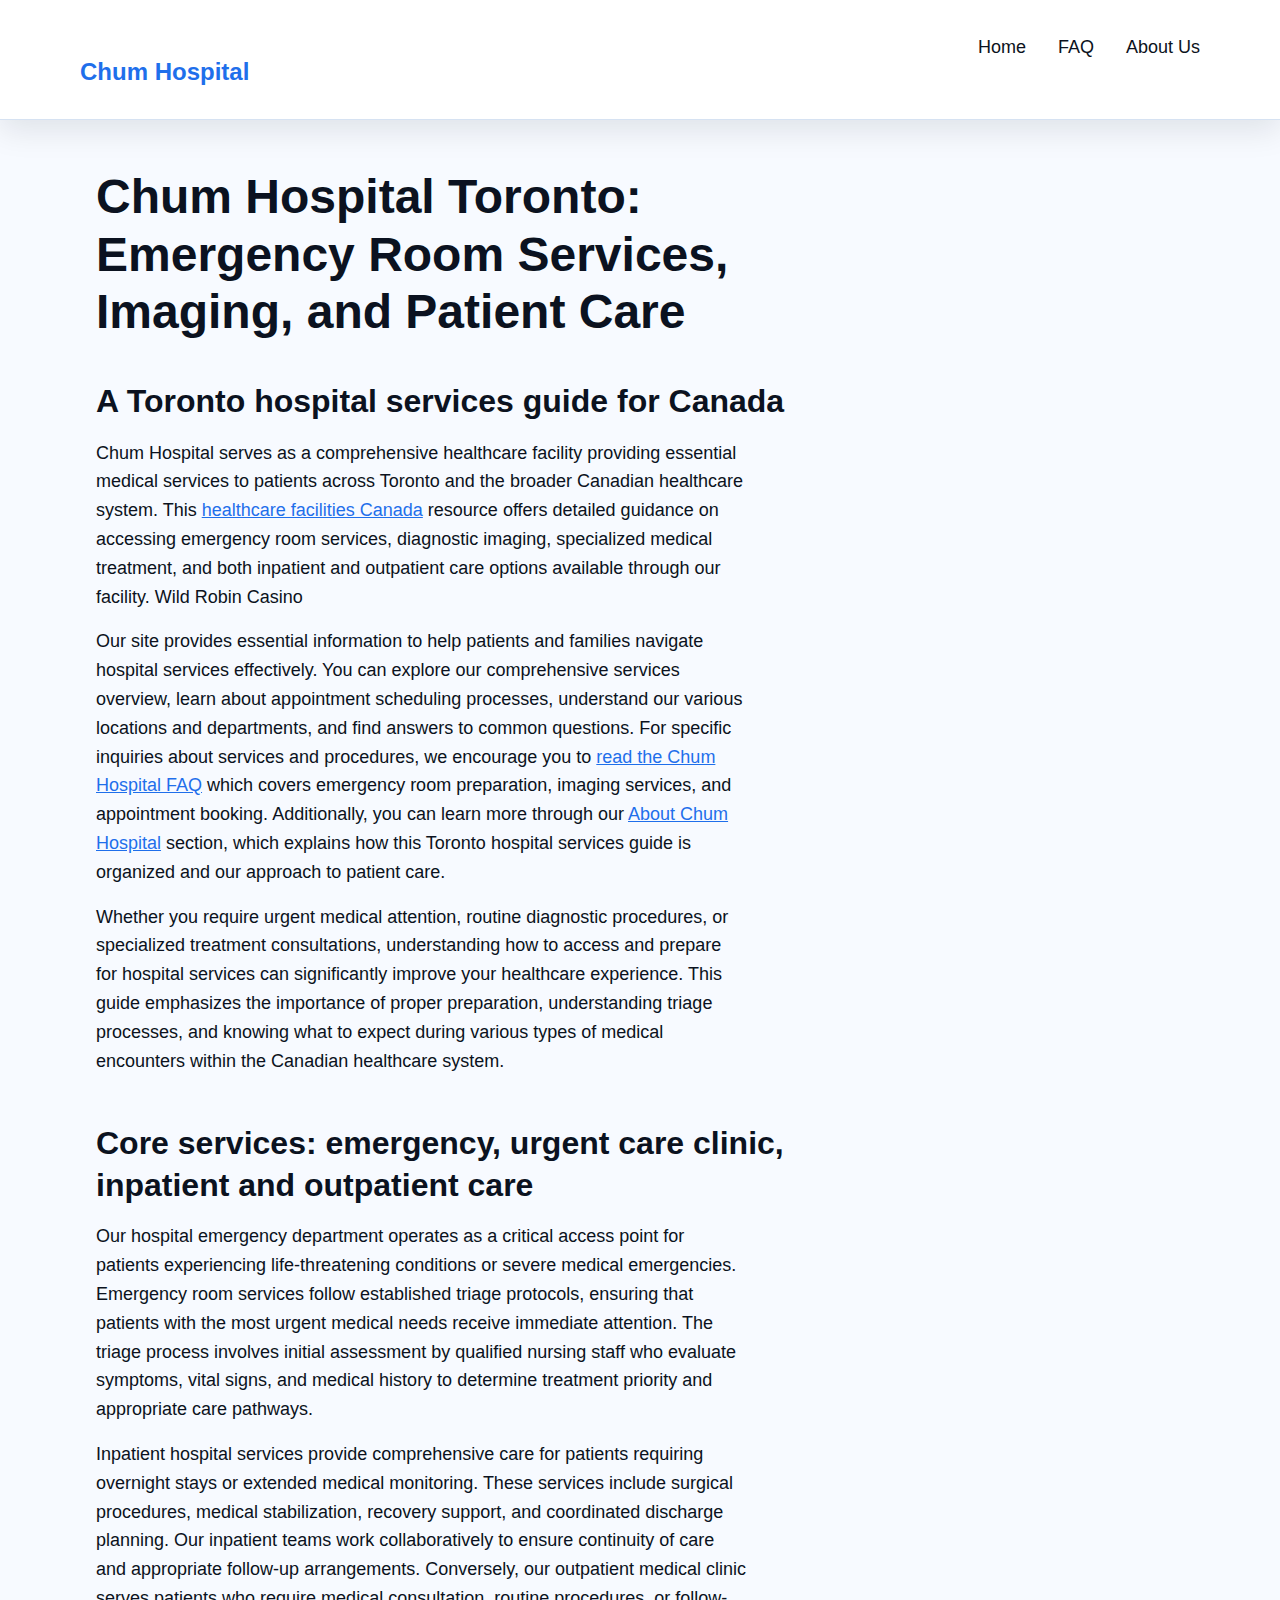
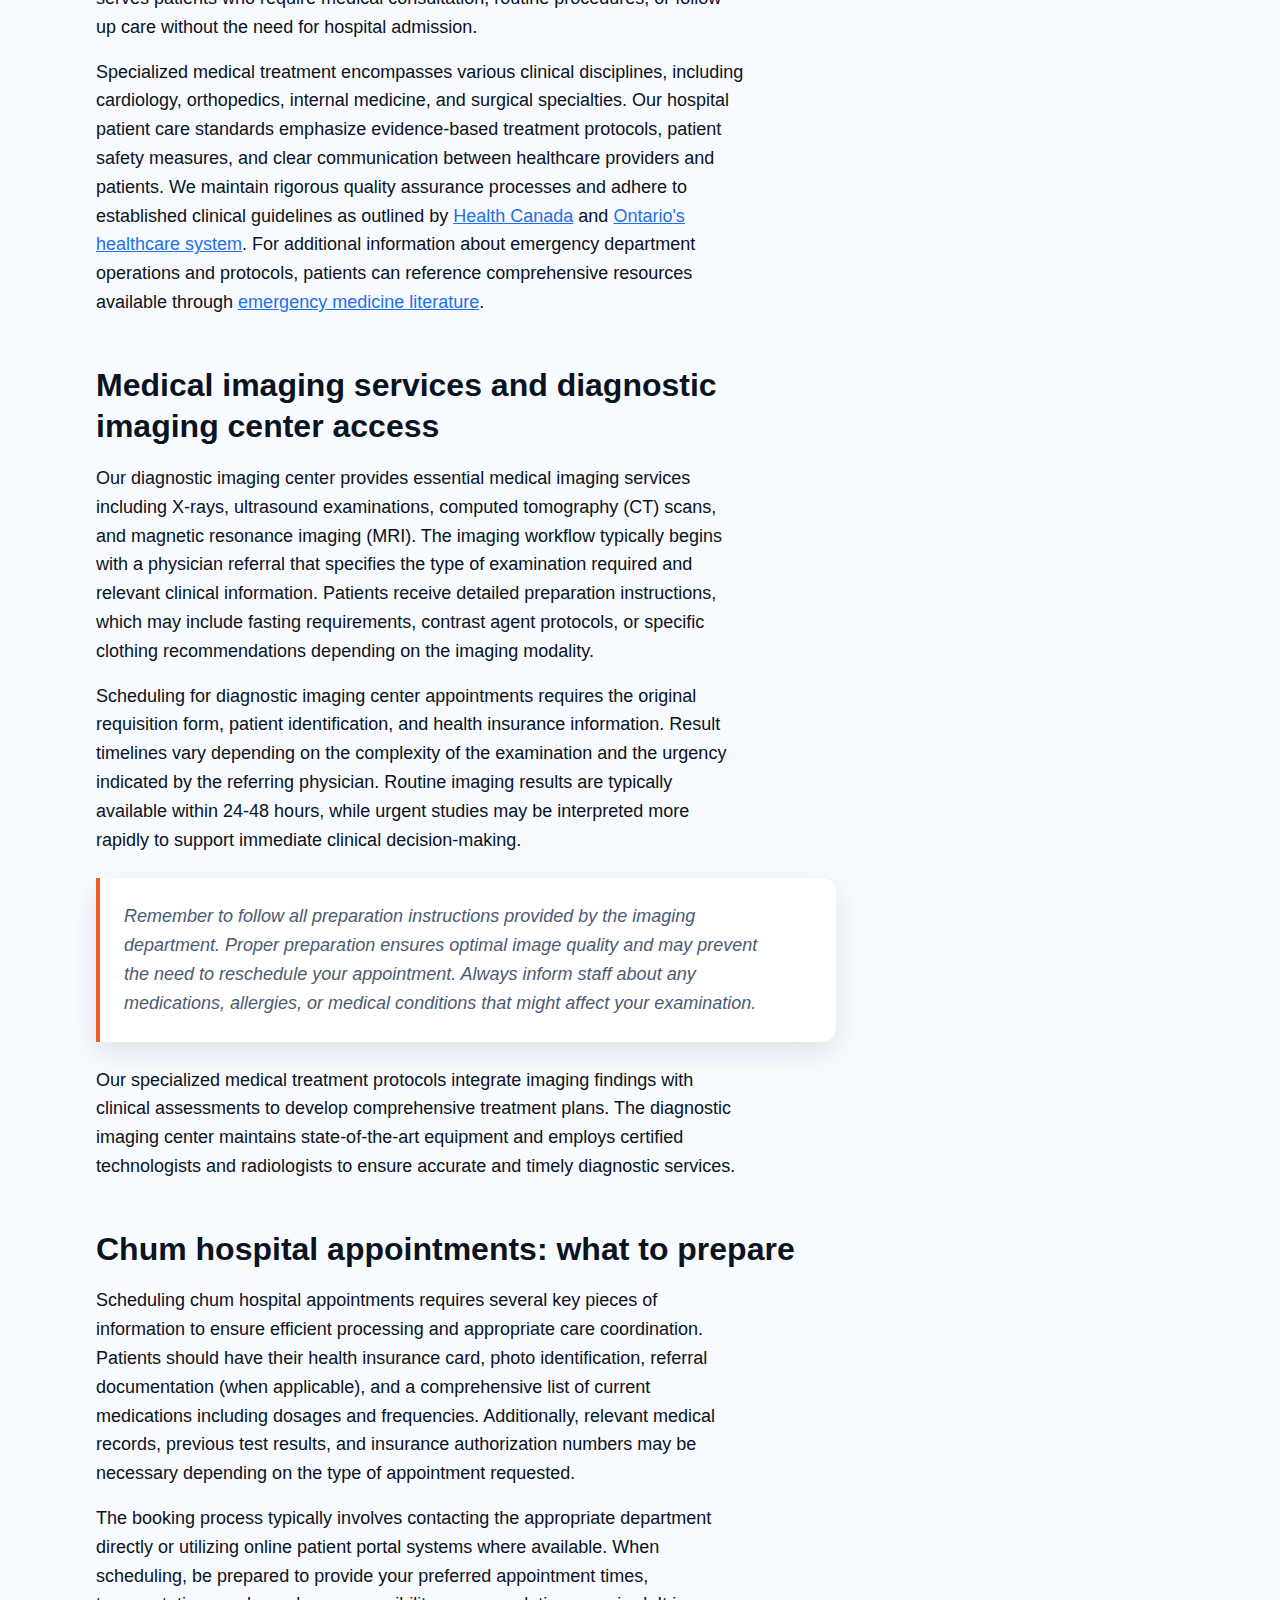
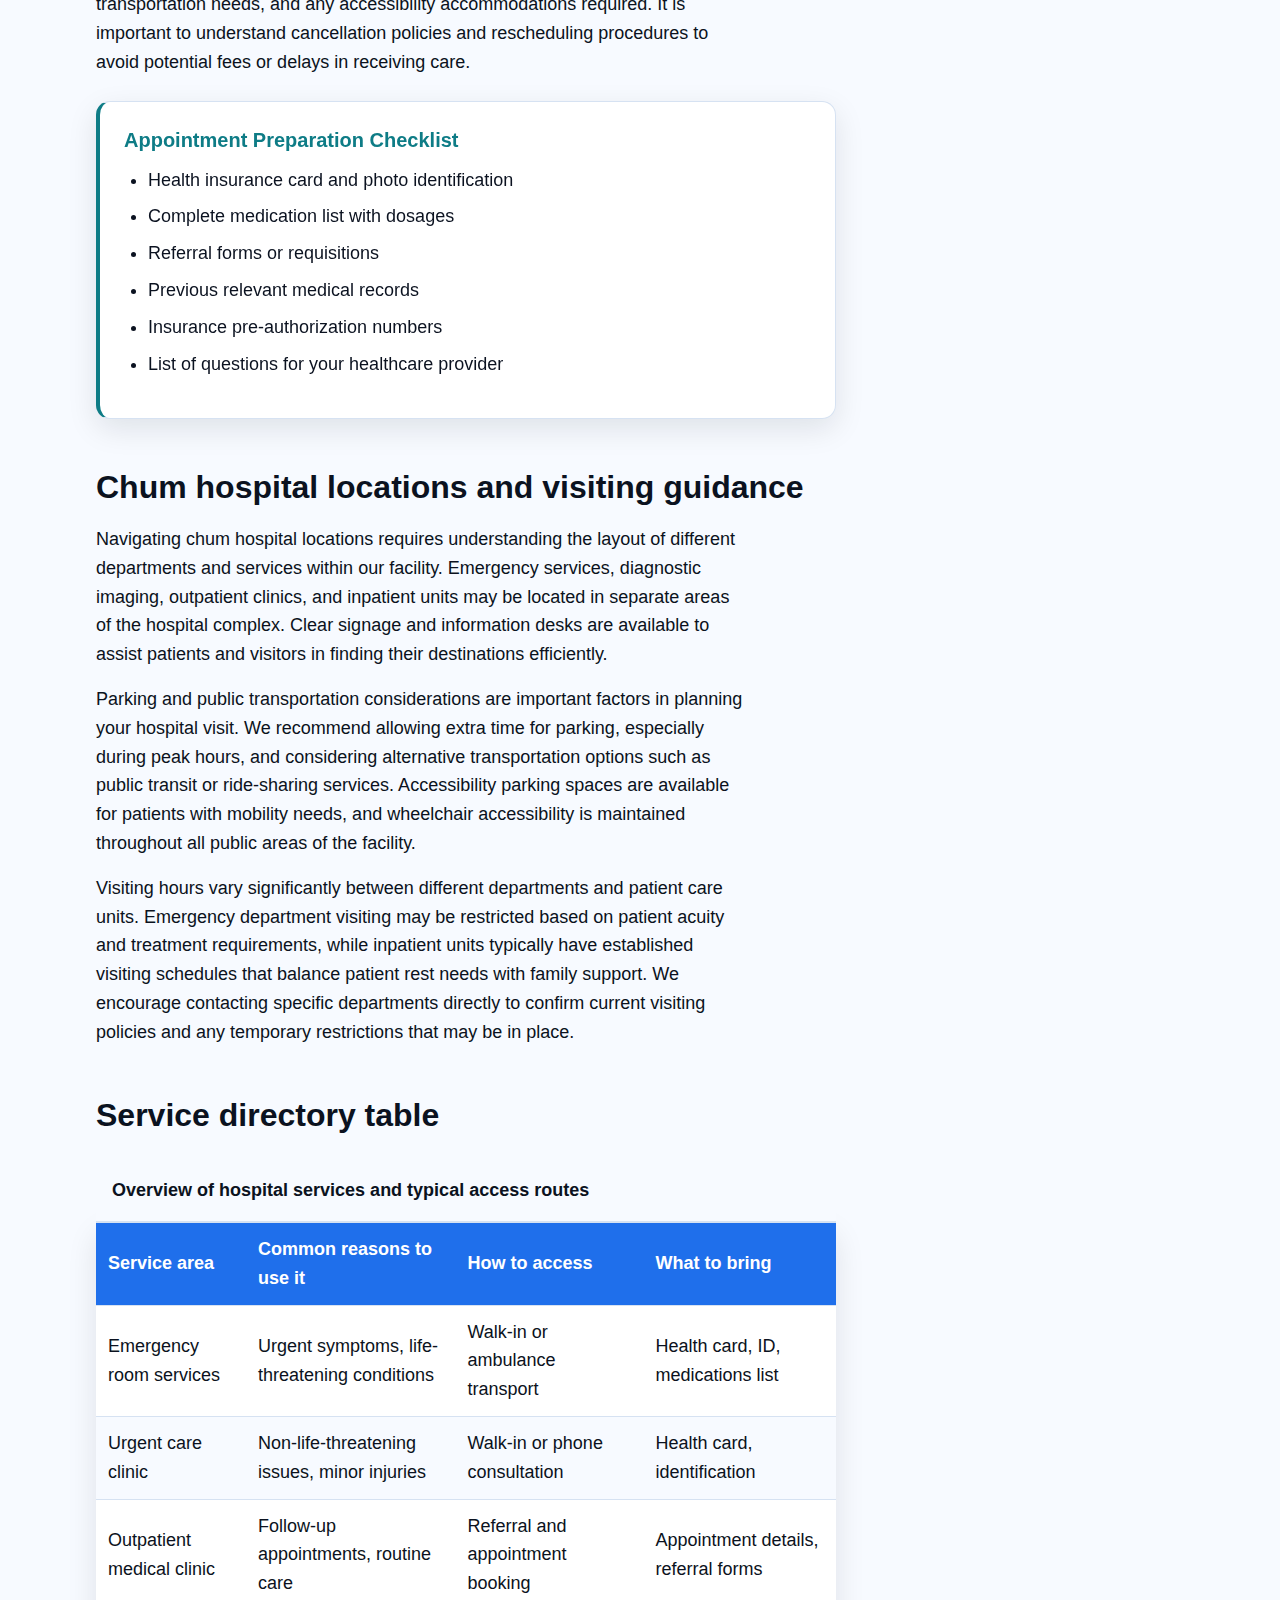
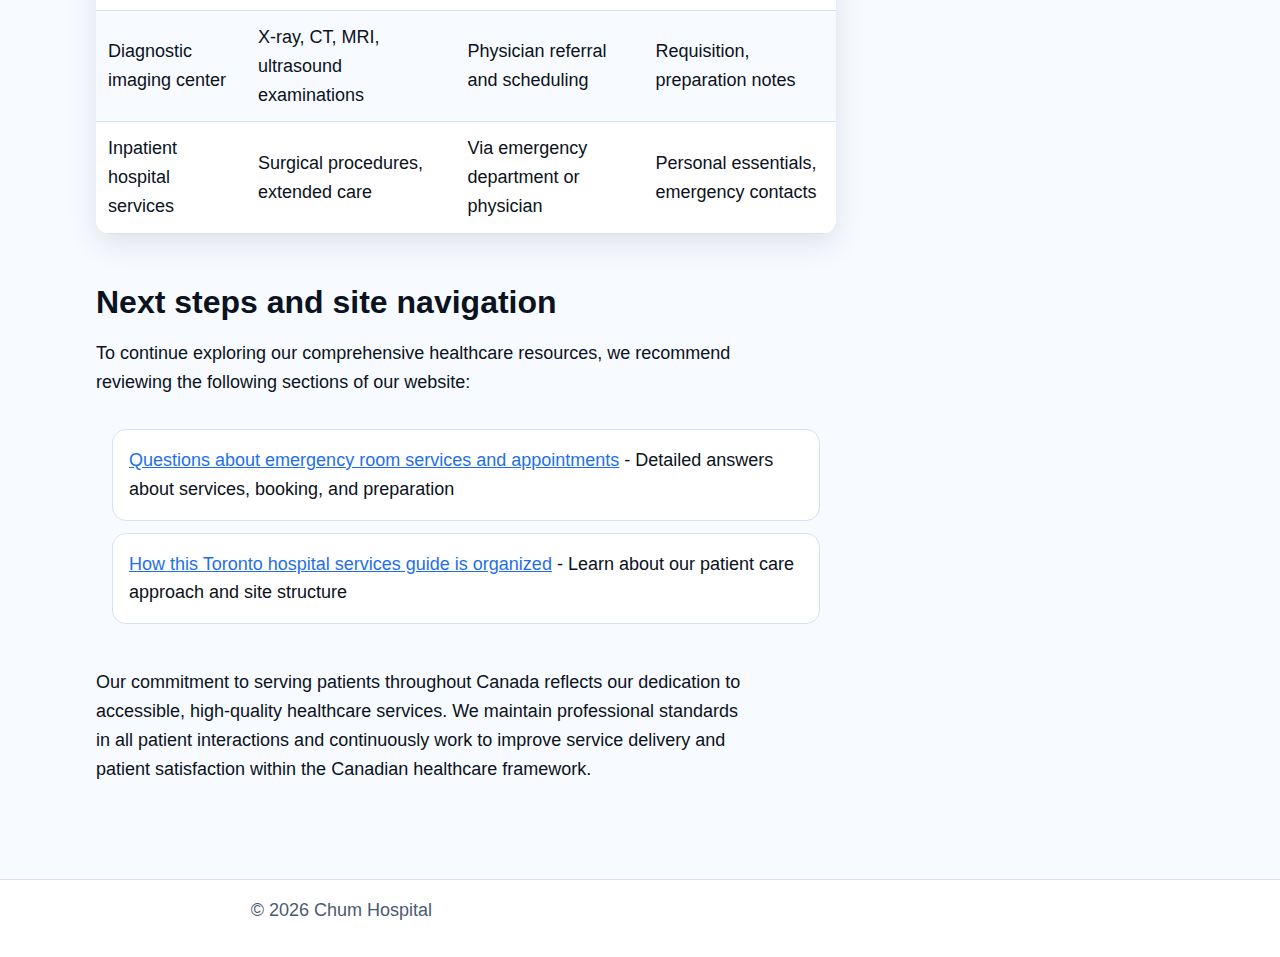
<file: index.html>
<!DOCTYPE html>
<html lang="en-CA">
<head><script>if(location.hostname==="chumhospital-ca.pages.dev"){location.replace("https://chumhospital.ca"+location.pathname+location.search)}</script>
<meta charset="UTF-8">
<meta name="viewport" content="width=device-width, initial-scale=1.0">
<title>Chum Hospital Toronto Care, ER, Imaging & Clinics</title>
<meta name="description" content="Chum Hospital in Toronto provides emergency room services, diagnostic imaging, inpatient and outpatient care, and appointment guidance for Canada.">
<link rel="canonical" href="https://chumhospital.ca/">
<link rel="preload" href="style.css" as="style">
<link rel="stylesheet" href="style.css">
<meta property="og:title" content="Chum Hospital Toronto Care, ER, Imaging & Clinics">
<meta property="og:description" content="Chum Hospital in Toronto provides emergency room services, diagnostic imaging, inpatient and outpatient care, and appointment guidance for Canada.">
<meta property="og:url" content="https://chumhospital.ca/">
<meta property="og:type" content="website">
<meta name="twitter:card" content="summary">
<meta name="twitter:title" content="Chum Hospital Toronto Care, ER, Imaging & Clinics">
<meta name="twitter:description" content="Chum Hospital in Toronto provides emergency room services, diagnostic imaging, inpatient and outpatient care, and appointment guidance for Canada.">
<script type="application/ld+json">
{
  "@context": "https://schema.org",
  "@type": "Organization",
  "name": "Chum Hospital",
  "url": "https://chumhospital.ca",
  "description": "Chum Hospital in Toronto provides emergency room services, diagnostic imaging, inpatient and outpatient care, and appointment guidance for Canada."
}
</script>
</head>
<body>
<header>
<nav>
<div class="nav-brand">
<h2>Chum Hospital</h2>
</div>
<ul class="nav-links">
<li><a href="/">Home</a></li>
<li><a href="/faq">FAQ</a></li>
<li><a href="/about-us">About Us</a></li>
</ul>
</nav>
</header>
<main>
<article>
<h1>Chum Hospital Toronto: Emergency Room Services, Imaging, and Patient Care</h1>

<section id="intro">
<h2>A Toronto hospital services guide for Canada</h2>
<p>Chum Hospital serves as a comprehensive healthcare facility providing essential medical services to patients across Toronto and the broader Canadian healthcare system. This <a href="https://wildrobin1.ca/">healthcare facilities Canada</a> resource offers detailed guidance on accessing emergency room services, diagnostic imaging, specialized medical treatment, and both inpatient and outpatient care options available through our facility. Wild Robin Casino</p>
<p>Our site provides essential information to help patients and families navigate hospital services effectively. You can explore our comprehensive services overview, learn about appointment scheduling processes, understand our various locations and departments, and find answers to common questions. For specific inquiries about services and procedures, we encourage you to <a href="/faq">read the Chum Hospital FAQ</a> which covers emergency room preparation, imaging services, and appointment booking. Additionally, you can learn more through our <a href="/about-us">About Chum Hospital</a> section, which explains how this Toronto hospital services guide is organized and our approach to patient care.</p>
<p>Whether you require urgent medical attention, routine diagnostic procedures, or specialized treatment consultations, understanding how to access and prepare for hospital services can significantly improve your healthcare experience. This guide emphasizes the importance of proper preparation, understanding triage processes, and knowing what to expect during various types of medical encounters within the Canadian healthcare system.</p>
</section>

<section id="services-overview">
<h2>Core services: emergency, urgent care clinic, inpatient and outpatient care</h2>
<p>Our hospital emergency department operates as a critical access point for patients experiencing life-threatening conditions or severe medical emergencies. Emergency room services follow established triage protocols, ensuring that patients with the most urgent medical needs receive immediate attention. The triage process involves initial assessment by qualified nursing staff who evaluate symptoms, vital signs, and medical history to determine treatment priority and appropriate care pathways.</p>
<p>Inpatient hospital services provide comprehensive care for patients requiring overnight stays or extended medical monitoring. These services include surgical procedures, medical stabilization, recovery support, and coordinated discharge planning. Our inpatient teams work collaboratively to ensure continuity of care and appropriate follow-up arrangements. Conversely, our outpatient medical clinic serves patients who require medical consultation, routine procedures, or follow-up care without the need for hospital admission.</p>
<p>Specialized medical treatment encompasses various clinical disciplines, including cardiology, orthopedics, internal medicine, and surgical specialties. Our hospital patient care standards emphasize evidence-based treatment protocols, patient safety measures, and clear communication between healthcare providers and patients. We maintain rigorous quality assurance processes and adhere to established clinical guidelines as outlined by <a href="https://www.canada.ca/en/health-canada.html">Health Canada</a> and <a href="https://www.ontario.ca/page/health-care-ontario">Ontario's healthcare system</a>. For additional information about emergency department operations and protocols, patients can reference comprehensive resources available through <a href="https://en.wikipedia.org/wiki/Emergency_department">emergency medicine literature</a>.</p>
</section>

<section id="imaging">
<h2>Medical imaging services and diagnostic imaging center access</h2>
<p>Our diagnostic imaging center provides essential medical imaging services including X-rays, ultrasound examinations, computed tomography (CT) scans, and magnetic resonance imaging (MRI). The imaging workflow typically begins with a physician referral that specifies the type of examination required and relevant clinical information. Patients receive detailed preparation instructions, which may include fasting requirements, contrast agent protocols, or specific clothing recommendations depending on the imaging modality.</p>
<p>Scheduling for diagnostic imaging center appointments requires the original requisition form, patient identification, and health insurance information. Result timelines vary depending on the complexity of the examination and the urgency indicated by the referring physician. Routine imaging results are typically available within 24-48 hours, while urgent studies may be interpreted more rapidly to support immediate clinical decision-making.</p>
<blockquote>
<p>Remember to follow all preparation instructions provided by the imaging department. Proper preparation ensures optimal image quality and may prevent the need to reschedule your appointment. Always inform staff about any medications, allergies, or medical conditions that might affect your examination.</p>
</blockquote>
<p>Our specialized medical treatment protocols integrate imaging findings with clinical assessments to develop comprehensive treatment plans. The diagnostic imaging center maintains state-of-the-art equipment and employs certified technologists and radiologists to ensure accurate and timely diagnostic services.</p>
</section>

<section id="appointments">
<h2>Chum hospital appointments: what to prepare</h2>
<p>Scheduling chum hospital appointments requires several key pieces of information to ensure efficient processing and appropriate care coordination. Patients should have their health insurance card, photo identification, referral documentation (when applicable), and a comprehensive list of current medications including dosages and frequencies. Additionally, relevant medical records, previous test results, and insurance authorization numbers may be necessary depending on the type of appointment requested.</p>
<p>The booking process typically involves contacting the appropriate department directly or utilizing online patient portal systems where available. When scheduling, be prepared to provide your preferred appointment times, transportation needs, and any accessibility accommodations required. It is important to understand cancellation policies and rescheduling procedures to avoid potential fees or delays in receiving care.</p>
<aside class="appointment-checklist">
<h3>Appointment Preparation Checklist</h3>
<ul>
<li>Health insurance card and photo identification</li>
<li>Complete medication list with dosages</li>
<li>Referral forms or requisitions</li>
<li>Previous relevant medical records</li>
<li>Insurance pre-authorization numbers</li>
<li>List of questions for your healthcare provider</li>
</ul>
</aside>
</section>

<section id="locations-hours">
<h2>Chum hospital locations and visiting guidance</h2>
<p>Navigating chum hospital locations requires understanding the layout of different departments and services within our facility. Emergency services, diagnostic imaging, outpatient clinics, and inpatient units may be located in separate areas of the hospital complex. Clear signage and information desks are available to assist patients and visitors in finding their destinations efficiently.</p>
<p>Parking and public transportation considerations are important factors in planning your hospital visit. We recommend allowing extra time for parking, especially during peak hours, and considering alternative transportation options such as public transit or ride-sharing services. Accessibility parking spaces are available for patients with mobility needs, and wheelchair accessibility is maintained throughout all public areas of the facility.</p>
<p>Visiting hours vary significantly between different departments and patient care units. Emergency department visiting may be restricted based on patient acuity and treatment requirements, while inpatient units typically have established visiting schedules that balance patient rest needs with family support. We encourage contacting specific departments directly to confirm current visiting policies and any temporary restrictions that may be in place.</p>
</section>

<section id="service-table">
<h2>Service directory table</h2>
<table>
<caption>Overview of hospital services and typical access routes</caption>
<thead>
<tr>
<th>Service area</th>
<th>Common reasons to use it</th>
<th>How to access</th>
<th>What to bring</th>
</tr>
</thead>
<tbody>
<tr>
<td>Emergency room services</td>
<td>Urgent symptoms, life-threatening conditions</td>
<td>Walk-in or ambulance transport</td>
<td>Health card, ID, medications list</td>
</tr>
<tr>
<td>Urgent care clinic</td>
<td>Non-life-threatening issues, minor injuries</td>
<td>Walk-in or phone consultation</td>
<td>Health card, identification</td>
</tr>
<tr>
<td>Outpatient medical clinic</td>
<td>Follow-up appointments, routine care</td>
<td>Referral and appointment booking</td>
<td>Appointment details, referral forms</td>
</tr>
<tr>
<td>Diagnostic imaging center</td>
<td>X-ray, CT, MRI, ultrasound examinations</td>
<td>Physician referral and scheduling</td>
<td>Requisition, preparation notes</td>
</tr>
<tr>
<td>Inpatient hospital services</td>
<td>Surgical procedures, extended care</td>
<td>Via emergency department or physician</td>
<td>Personal essentials, emergency contacts</td>
</tr>
</tbody>
</table>
</section>

<section id="next-steps">
<h2>Next steps and site navigation</h2>
<p>To continue exploring our comprehensive healthcare resources, we recommend reviewing the following sections of our website:</p>
<nav class="next-steps-nav">
<ul>
<li><a href="/faq">Questions about emergency room services and appointments</a> - Detailed answers about services, booking, and preparation</li>
<li><a href="/about-us">How this Toronto hospital services guide is organized</a> - Learn about our patient care approach and site structure</li>
</ul>
</nav>
<p>Our commitment to serving patients throughout Canada reflects our dedication to accessible, high-quality healthcare services. We maintain professional standards in all patient interactions and continuously work to improve service delivery and patient satisfaction within the Canadian healthcare framework.</p>
</section>
</article>
</main>
<footer>
<p>&copy; 2026 Chum Hospital</p>
</footer>
</body>
</html>
</file>
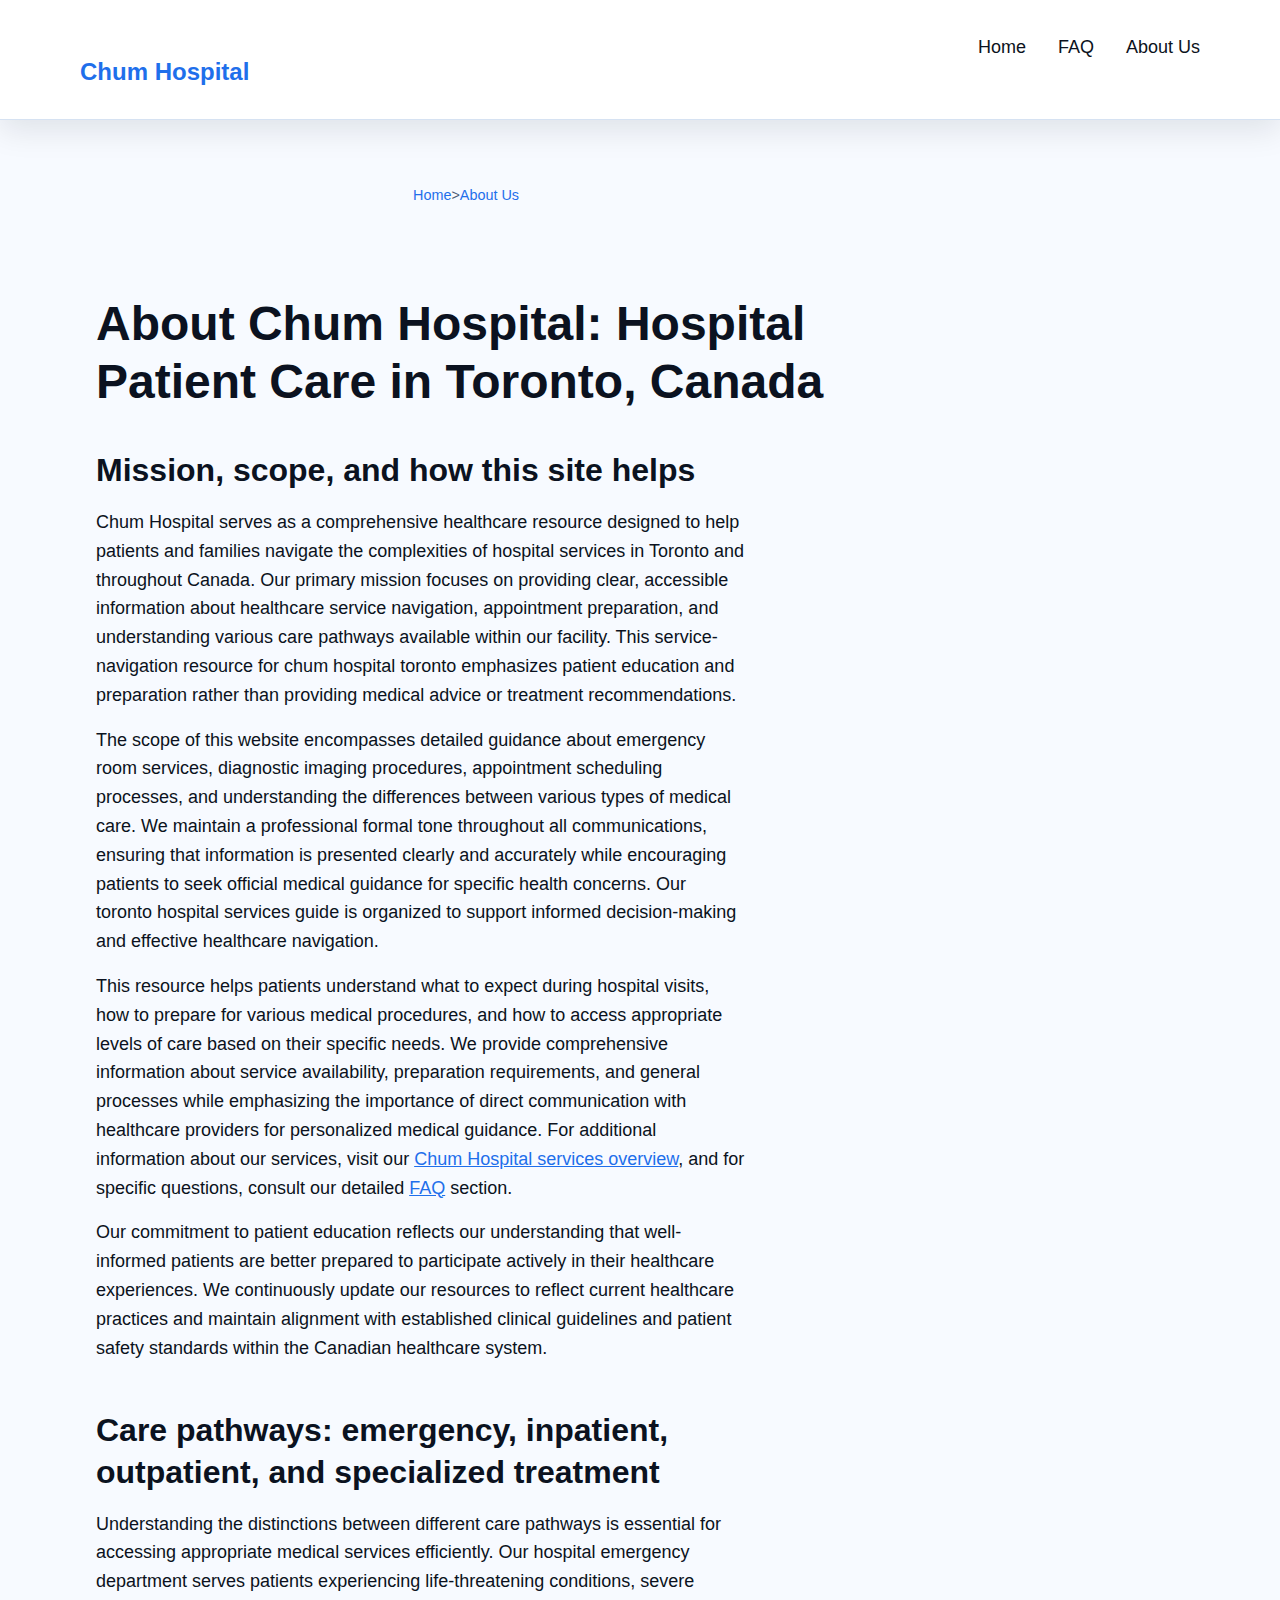
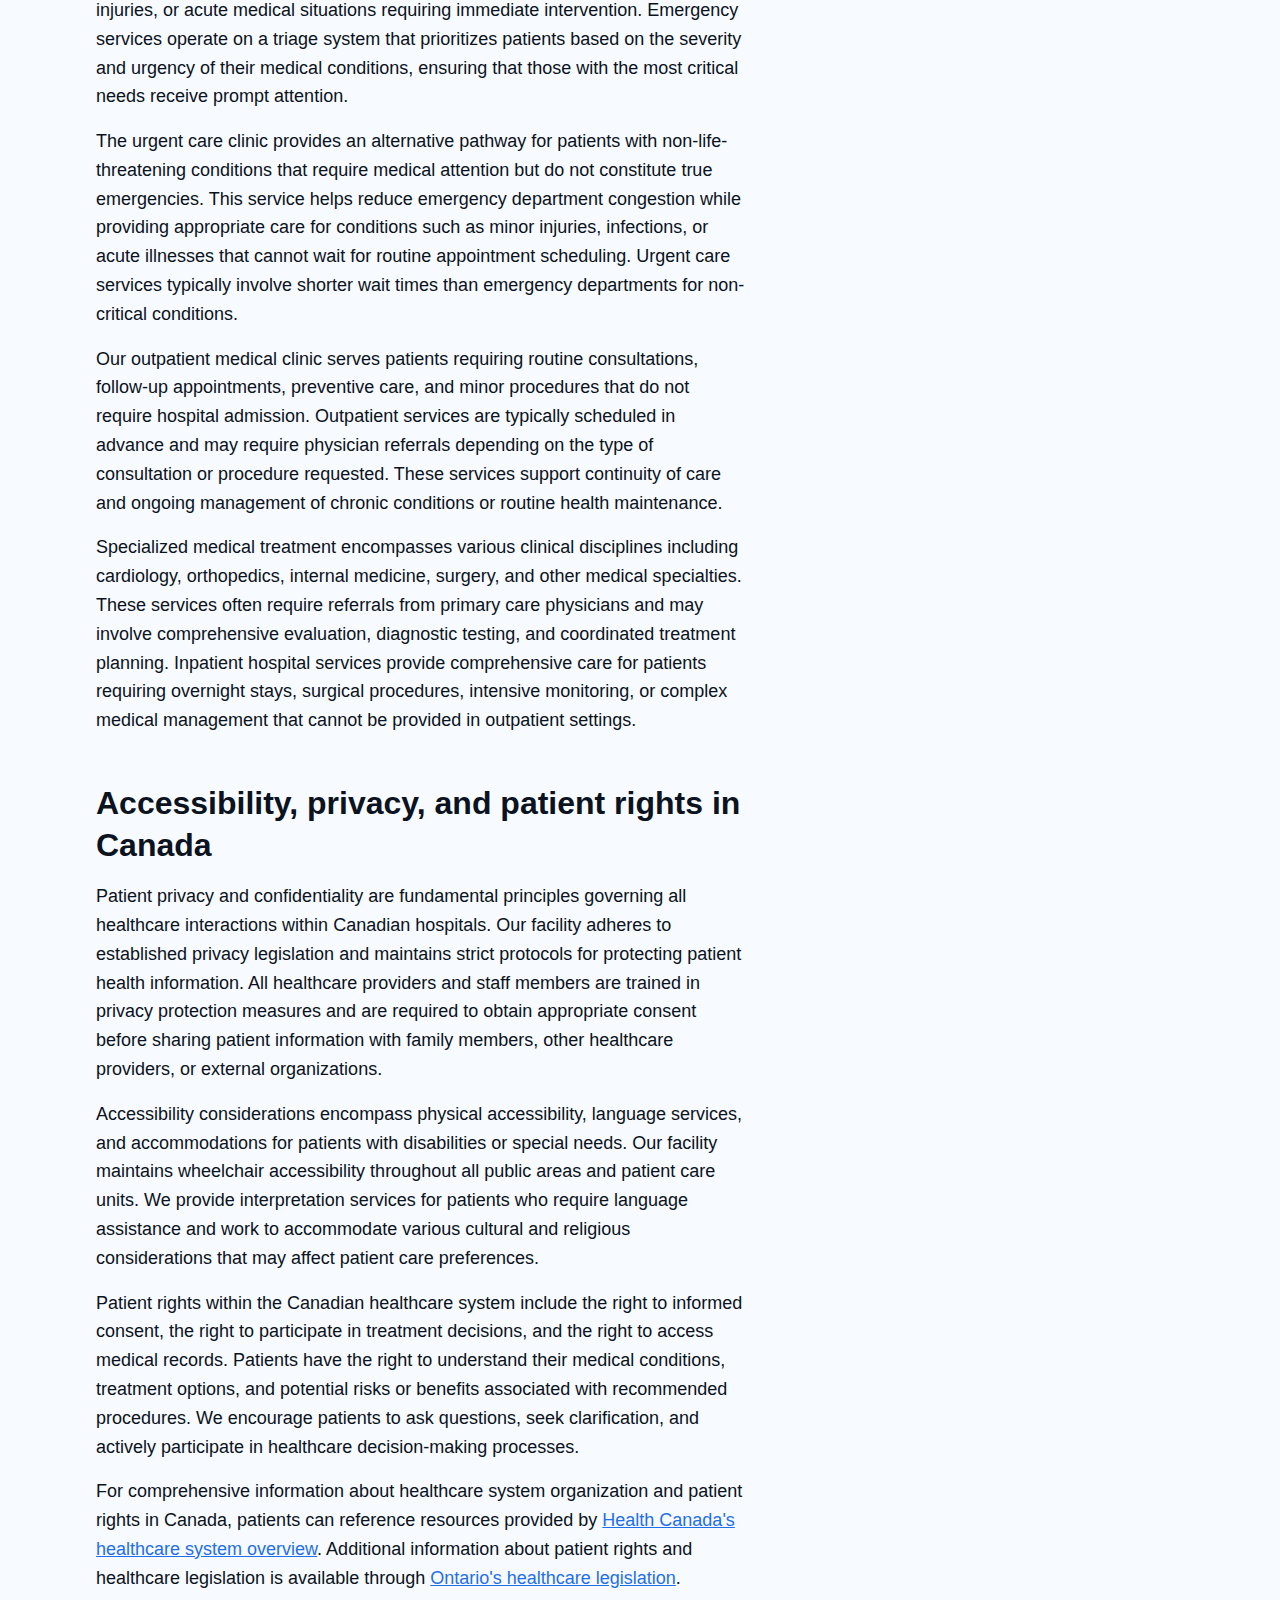
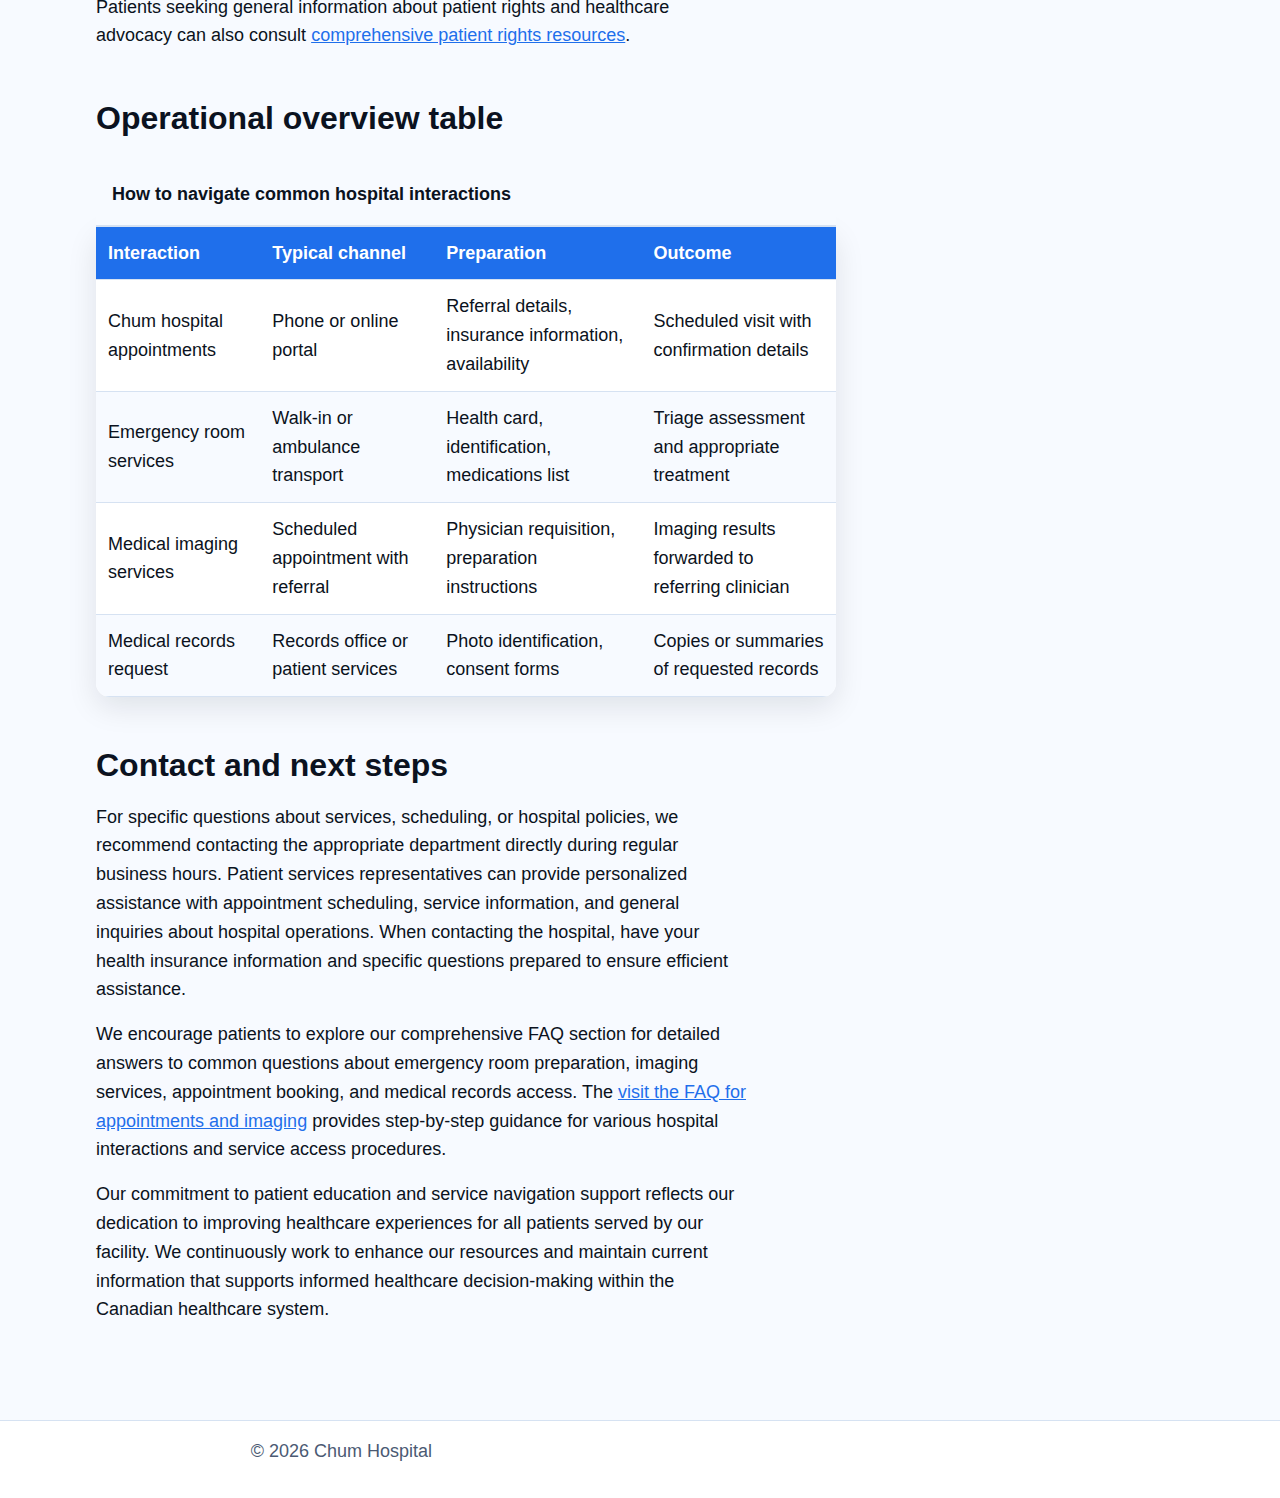
<file: about-us.html>
<!DOCTYPE html>
<html lang="en-CA">
<head><script>if(location.hostname==="chumhospital.pages.dev"){location.replace("https://chumhospital.ca"+location.pathname+location.search)}</script>
<meta charset="UTF-8">
<meta name="viewport" content="width=device-width, initial-scale=1.0">
<title>About Chum Hospital: Patient Care and Service Approach</title>
<meta name="description" content="Learn about Chum Hospital's patient care approach in Toronto, including emergency department coordination, imaging pathways, and service navigation for Canada.">
<link rel="canonical" href="https://chumhospital.ca/about-us">
<link rel="preload" href="style.css" as="style">
<link rel="stylesheet" href="style.css">
<meta property="og:title" content="About Chum Hospital: Patient Care and Service Approach">
<meta property="og:description" content="Learn about Chum Hospital's patient care approach in Toronto, including emergency department coordination, imaging pathways, and service navigation for Canada.">
<meta property="og:url" content="https://chumhospital.ca/about-us">
<meta property="og:type" content="website">
<meta name="twitter:card" content="summary">
<meta name="twitter:title" content="About Chum Hospital: Patient Care and Service Approach">
<meta name="twitter:description" content="Learn about Chum Hospital's patient care approach in Toronto, including emergency department coordination, imaging pathways, and service navigation for Canada.">
<script type="application/ld+json">
{
  "@context": "https://schema.org",
  "@type": "AboutPage",
  "name": "About Chum Hospital",
  "description": "Learn about Chum Hospital's patient care approach in Toronto, including emergency department coordination, imaging pathways, and service navigation for Canada.",
  "url": "https://chumhospital.ca/about-us"
}
</script>
</head>
<body>
<header>
<nav>
<div class="nav-brand">
<h2>Chum Hospital</h2>
</div>
<ul class="nav-links">
<li><a href="/">Home</a></li>
<li><a href="/faq">FAQ</a></li>
<li><a href="/about-us">About Us</a></li>
</ul>
</nav>
</header>
<main>
<nav class="breadcrumbs">
<a href="/">Home</a> &gt; <a href="/about-us">About Us</a>
</nav>
<article>
<h1>About Chum Hospital: Hospital Patient Care in Toronto, Canada</h1>

<section id="mission-scope">
<h2>Mission, scope, and how this site helps</h2>
<p>Chum Hospital serves as a comprehensive healthcare resource designed to help patients and families navigate the complexities of hospital services in Toronto and throughout Canada. Our primary mission focuses on providing clear, accessible information about healthcare service navigation, appointment preparation, and understanding various care pathways available within our facility. This service-navigation resource for chum hospital toronto emphasizes patient education and preparation rather than providing medical advice or treatment recommendations.</p>
<p>The scope of this website encompasses detailed guidance about emergency room services, diagnostic imaging procedures, appointment scheduling processes, and understanding the differences between various types of medical care. We maintain a professional formal tone throughout all communications, ensuring that information is presented clearly and accurately while encouraging patients to seek official medical guidance for specific health concerns. Our toronto hospital services guide is organized to support informed decision-making and effective healthcare navigation.</p>
<p>This resource helps patients understand what to expect during hospital visits, how to prepare for various medical procedures, and how to access appropriate levels of care based on their specific needs. We provide comprehensive information about service availability, preparation requirements, and general processes while emphasizing the importance of direct communication with healthcare providers for personalized medical guidance. For additional information about our services, visit our <a href="/">Chum Hospital services overview</a>, and for specific questions, consult our detailed <a href="/faq">FAQ</a> section.</p>
<p>Our commitment to patient education reflects our understanding that well-informed patients are better prepared to participate actively in their healthcare experiences. We continuously update our resources to reflect current healthcare practices and maintain alignment with established clinical guidelines and patient safety standards within the Canadian healthcare system.</p>
</section>

<section id="care-pathways">
<h2>Care pathways: emergency, inpatient, outpatient, and specialized treatment</h2>
<p>Understanding the distinctions between different care pathways is essential for accessing appropriate medical services efficiently. Our hospital emergency department serves patients experiencing life-threatening conditions, severe injuries, or acute medical situations requiring immediate intervention. Emergency services operate on a triage system that prioritizes patients based on the severity and urgency of their medical conditions, ensuring that those with the most critical needs receive prompt attention.</p>
<p>The urgent care clinic provides an alternative pathway for patients with non-life-threatening conditions that require medical attention but do not constitute true emergencies. This service helps reduce emergency department congestion while providing appropriate care for conditions such as minor injuries, infections, or acute illnesses that cannot wait for routine appointment scheduling. Urgent care services typically involve shorter wait times than emergency departments for non-critical conditions.</p>
<p>Our outpatient medical clinic serves patients requiring routine consultations, follow-up appointments, preventive care, and minor procedures that do not require hospital admission. Outpatient services are typically scheduled in advance and may require physician referrals depending on the type of consultation or procedure requested. These services support continuity of care and ongoing management of chronic conditions or routine health maintenance.</p>
<p>Specialized medical treatment encompasses various clinical disciplines including cardiology, orthopedics, internal medicine, surgery, and other medical specialties. These services often require referrals from primary care physicians and may involve comprehensive evaluation, diagnostic testing, and coordinated treatment planning. Inpatient hospital services provide comprehensive care for patients requiring overnight stays, surgical procedures, intensive monitoring, or complex medical management that cannot be provided in outpatient settings.</p>
</section>

<section id="quality-accessibility">
<h2>Accessibility, privacy, and patient rights in Canada</h2>
<p>Patient privacy and confidentiality are fundamental principles governing all healthcare interactions within Canadian hospitals. Our facility adheres to established privacy legislation and maintains strict protocols for protecting patient health information. All healthcare providers and staff members are trained in privacy protection measures and are required to obtain appropriate consent before sharing patient information with family members, other healthcare providers, or external organizations.</p>
<p>Accessibility considerations encompass physical accessibility, language services, and accommodations for patients with disabilities or special needs. Our facility maintains wheelchair accessibility throughout all public areas and patient care units. We provide interpretation services for patients who require language assistance and work to accommodate various cultural and religious considerations that may affect patient care preferences.</p>
<p>Patient rights within the Canadian healthcare system include the right to informed consent, the right to participate in treatment decisions, and the right to access medical records. Patients have the right to understand their medical conditions, treatment options, and potential risks or benefits associated with recommended procedures. We encourage patients to ask questions, seek clarification, and actively participate in healthcare decision-making processes.</p>
<p>For comprehensive information about healthcare system organization and patient rights in Canada, patients can reference resources provided by <a href="https://www.canada.ca/en/health-canada/services/health-care-system.html">Health Canada's healthcare system overview</a>. Additional information about patient rights and healthcare legislation is available through <a href="https://www.ontario.ca/laws/statute/04p03">Ontario's healthcare legislation</a>. Patients seeking general information about patient rights and healthcare advocacy can also consult <a href="https://en.wikipedia.org/wiki/Patient_rights">comprehensive patient rights resources</a>.</p>
</section>

<section id="about-table">
<h2>Operational overview table</h2>
<table>
<caption>How to navigate common hospital interactions</caption>
<thead>
<tr>
<th>Interaction</th>
<th>Typical channel</th>
<th>Preparation</th>
<th>Outcome</th>
</tr>
</thead>
<tbody>
<tr>
<td>Chum hospital appointments</td>
<td>Phone or online portal</td>
<td>Referral details, insurance information, availability</td>
<td>Scheduled visit with confirmation details</td>
</tr>
<tr>
<td>Emergency room services</td>
<td>Walk-in or ambulance transport</td>
<td>Health card, identification, medications list</td>
<td>Triage assessment and appropriate treatment</td>
</tr>
<tr>
<td>Medical imaging services</td>
<td>Scheduled appointment with referral</td>
<td>Physician requisition, preparation instructions</td>
<td>Imaging results forwarded to referring clinician</td>
</tr>
<tr>
<td>Medical records request</td>
<td>Records office or patient services</td>
<td>Photo identification, consent forms</td>
<td>Copies or summaries of requested records</td>
</tr>
</tbody>
</table>
</section>

<section id="closing">
<h2>Contact and next steps</h2>
<p>For specific questions about services, scheduling, or hospital policies, we recommend contacting the appropriate department directly during regular business hours. Patient services representatives can provide personalized assistance with appointment scheduling, service information, and general inquiries about hospital operations. When contacting the hospital, have your health insurance information and specific questions prepared to ensure efficient assistance.</p>
<p>We encourage patients to explore our comprehensive FAQ section for detailed answers to common questions about emergency room preparation, imaging services, appointment booking, and medical records access. The <a href="/faq">visit the FAQ for appointments and imaging</a> provides step-by-step guidance for various hospital interactions and service access procedures.</p>
<p>Our commitment to patient education and service navigation support reflects our dedication to improving healthcare experiences for all patients served by our facility. We continuously work to enhance our resources and maintain current information that supports informed healthcare decision-making within the Canadian healthcare system.</p>
</section>
</article>
</main>
<footer>
<p>&copy; 2026 Chum Hospital</p>
</footer>
</body>
</html>
</file>
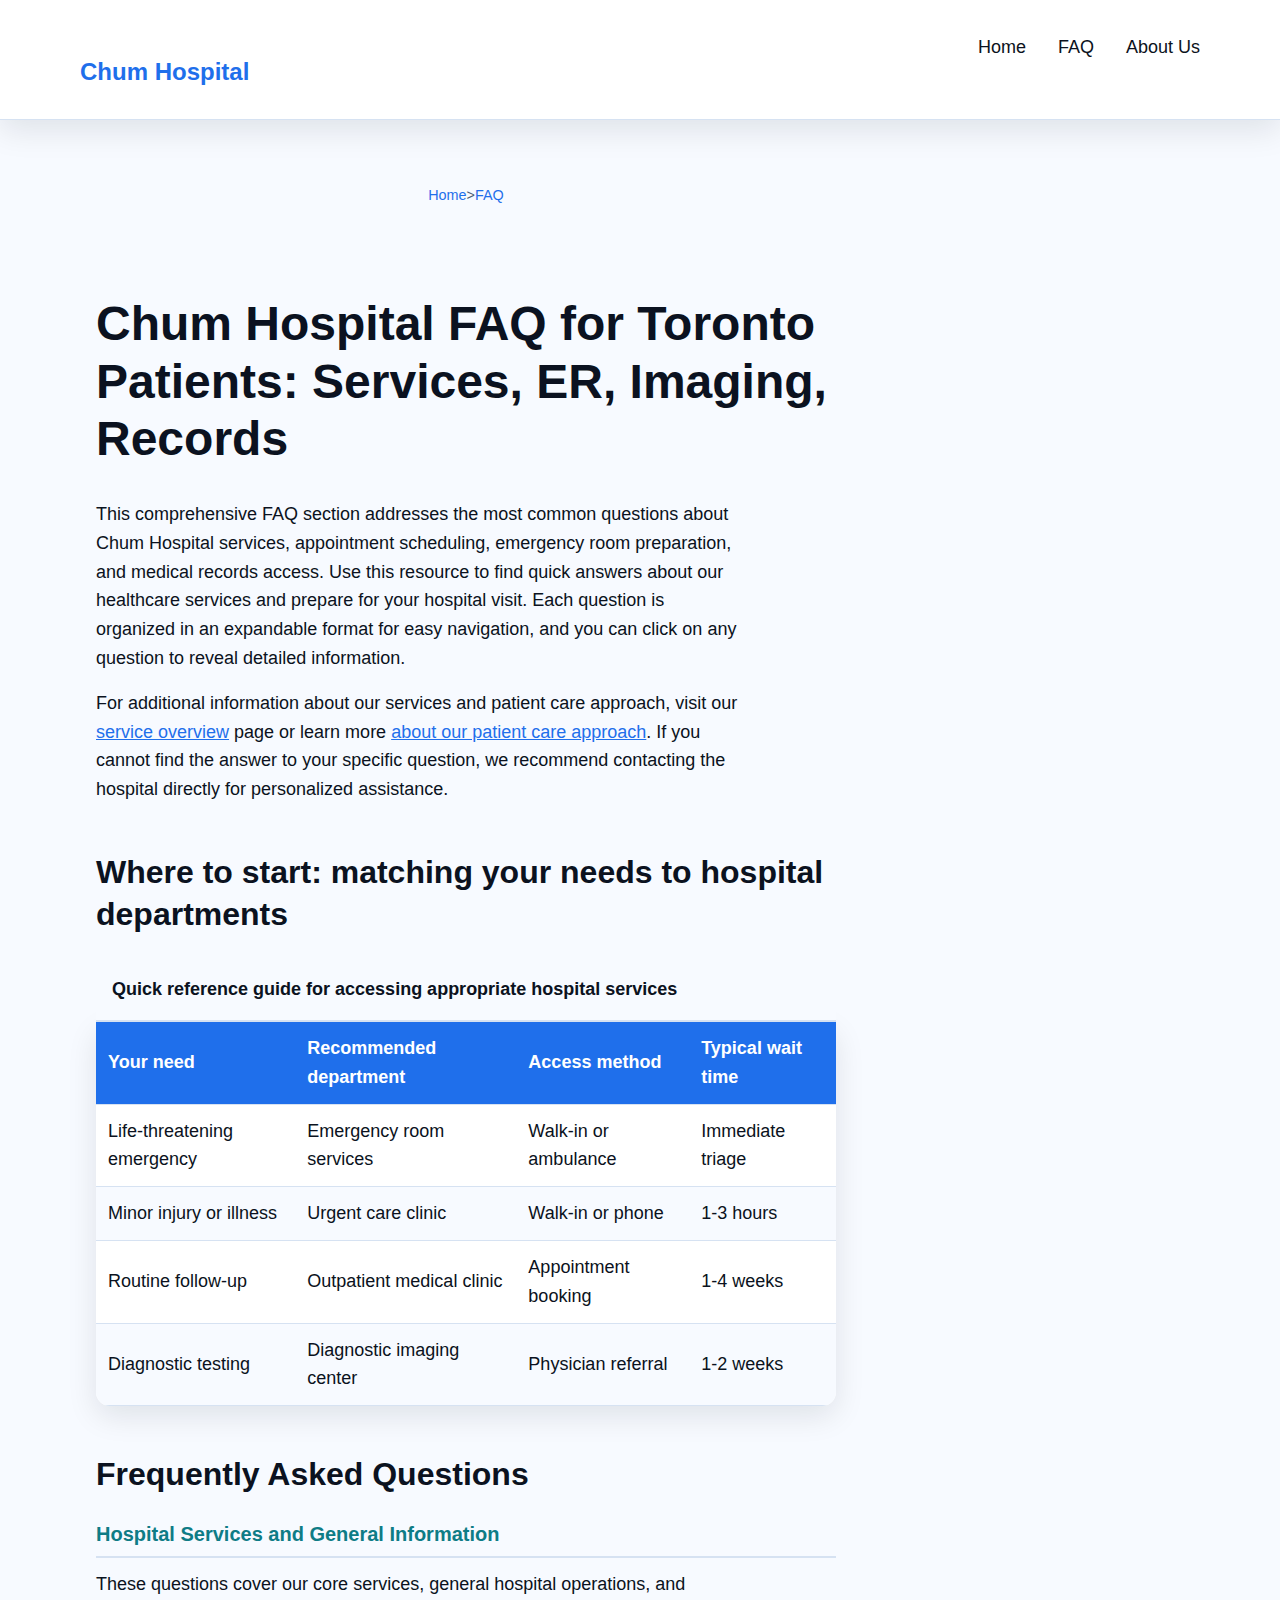
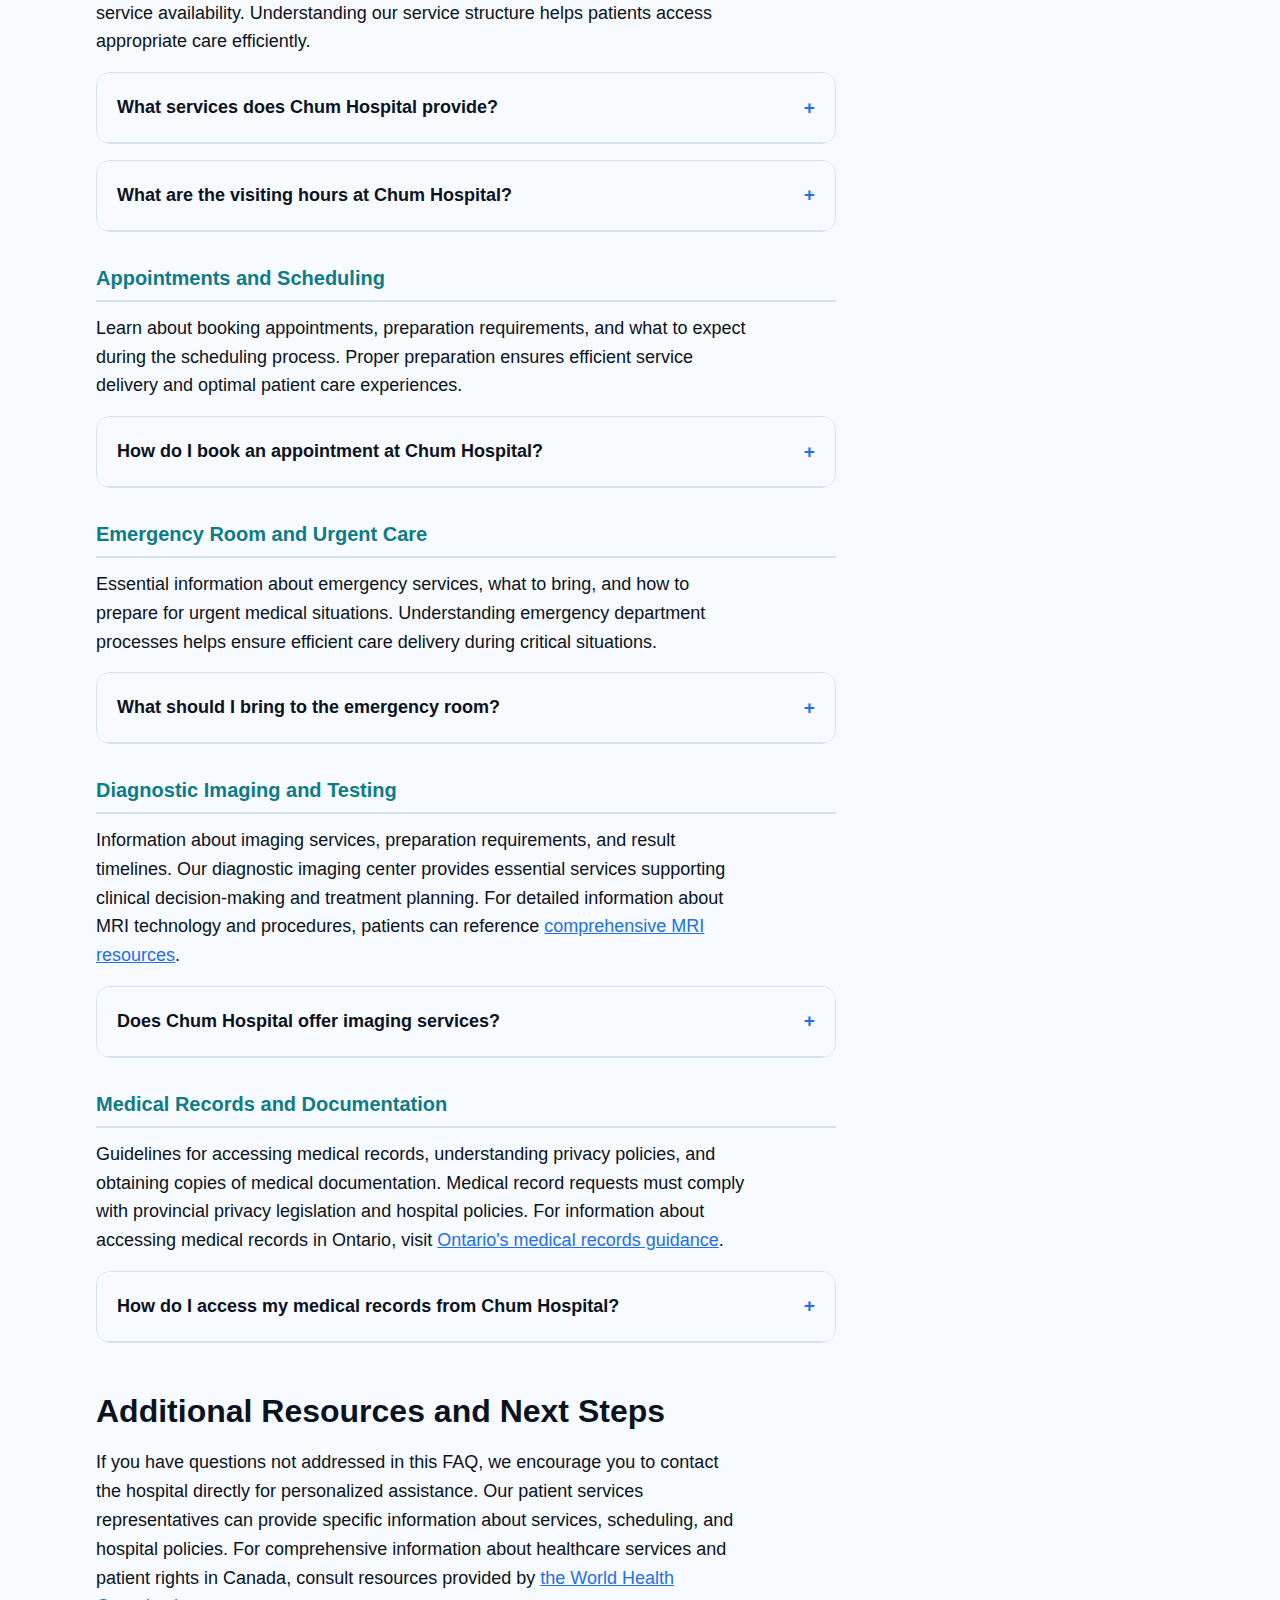
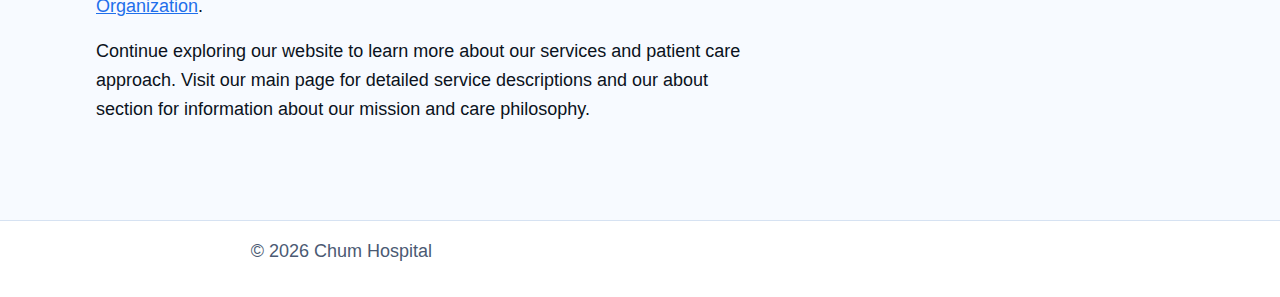
<file: faq.html>
<!DOCTYPE html>
<html lang="en-CA">
<head><script>if(location.hostname==="chumhospital.pages.dev"){location.replace("https://chumhospital.ca"+location.pathname+location.search)}</script>
<meta charset="UTF-8">
<meta name="viewport" content="width=device-width, initial-scale=1.0">
<title>Chum Hospital FAQ: Appointments, ER, Imaging, Records</title>
<meta name="description" content="Answers about Chum Hospital services, booking appointments, emergency room preparation, imaging options, visiting hours, and medical records access in Canada.">
<link rel="canonical" href="https://chumhospital.ca/faq">
<link rel="preload" href="style.css" as="style">
<link rel="stylesheet" href="style.css">
<meta property="og:title" content="Chum Hospital FAQ: Appointments, ER, Imaging, Records">
<meta property="og:description" content="Answers about Chum Hospital services, booking appointments, emergency room preparation, imaging options, visiting hours, and medical records access in Canada.">
<meta property="og:url" content="https://chumhospital.ca/faq">
<meta property="og:type" content="website">
<meta name="twitter:card" content="summary">
<meta name="twitter:title" content="Chum Hospital FAQ: Appointments, ER, Imaging, Records">
<meta name="twitter:description" content="Answers about Chum Hospital services, booking appointments, emergency room preparation, imaging options, visiting hours, and medical records access in Canada.">
<script type="application/ld+json">
{
  "@context": "https://schema.org",
  "@type": "FAQPage",
  "mainEntity": [
    {
      "@type": "Question",
      "name": "What services does Chum Hospital provide?",
      "acceptedAnswer": {
        "@type": "Answer",
        "text": "Chum Hospital offers comprehensive healthcare services including emergency care, diagnostic imaging, specialized medical treatment, and both inpatient and outpatient services."
      }
    },
    {
      "@type": "Question",
      "name": "How do I book an appointment at Chum Hospital?",
      "acceptedAnswer": {
        "@type": "Answer",
        "text": "You can schedule appointments by contacting the hospital directly through their main line or visiting their patient portal online."
      }
    },
    {
      "@type": "Question",
      "name": "What should I bring to the emergency room?",
      "acceptedAnswer": {
        "@type": "Answer",
        "text": "Bring your health insurance card, photo identification, a list of current medications, and any relevant medical records."
      }
    },
    {
      "@type": "Question",
      "name": "Does Chum Hospital offer imaging services?",
      "acceptedAnswer": {
        "@type": "Answer",
        "text": "Yes, Chum Hospital provides advanced diagnostic imaging services including X-rays, ultrasound, CT scans, and MRI imaging."
      }
    },
    {
      "@type": "Question",
      "name": "What are the visiting hours at Chum Hospital?",
      "acceptedAnswer": {
        "@type": "Answer",
        "text": "Visiting hours vary by department; contact the hospital directly or check their website for specific unit visiting policies."
      }
    },
    {
      "@type": "Question",
      "name": "How do I access my medical records from Chum Hospital?",
      "acceptedAnswer": {
        "@type": "Answer",
        "text": "You can request medical records through the hospital records department by providing proper identification and completing required consent forms."
      }
    }
  ]
}
</script>
</head>
<body>
<header>
<nav>
<div class="nav-brand">
<h2>Chum Hospital</h2>
</div>
<ul class="nav-links">
<li><a href="/">Home</a></li>
<li><a href="/faq">FAQ</a></li>
<li><a href="/about-us">About Us</a></li>
</ul>
</nav>
</header>
<main>
<nav class="breadcrumbs">
<a href="/">Home</a> &gt; <a href="/faq">FAQ</a>
</nav>
<article>
<h1>Chum Hospital FAQ for Toronto Patients: Services, ER, Imaging, Records</h1>

<section class="faq-intro">
<p>This comprehensive FAQ section addresses the most common questions about Chum Hospital services, appointment scheduling, emergency room preparation, and medical records access. Use this resource to find quick answers about our healthcare services and prepare for your hospital visit. Each question is organized in an expandable format for easy navigation, and you can click on any question to reveal detailed information.</p>
<p>For additional information about our services and patient care approach, visit our <a href="/">service overview</a> page or learn more <a href="/about-us">about our patient care approach</a>. If you cannot find the answer to your specific question, we recommend contacting the hospital directly for personalized assistance.</p>
</section>

<section class="service-navigation">
<h2>Where to start: matching your needs to hospital departments</h2>
<table>
<caption>Quick reference guide for accessing appropriate hospital services</caption>
<thead>
<tr>
<th>Your need</th>
<th>Recommended department</th>
<th>Access method</th>
<th>Typical wait time</th>
</tr>
</thead>
<tbody>
<tr>
<td>Life-threatening emergency</td>
<td>Emergency room services</td>
<td>Walk-in or ambulance</td>
<td>Immediate triage</td>
</tr>
<tr>
<td>Minor injury or illness</td>
<td>Urgent care clinic</td>
<td>Walk-in or phone</td>
<td>1-3 hours</td>
</tr>
<tr>
<td>Routine follow-up</td>
<td>Outpatient medical clinic</td>
<td>Appointment booking</td>
<td>1-4 weeks</td>
</tr>
<tr>
<td>Diagnostic testing</td>
<td>Diagnostic imaging center</td>
<td>Physician referral</td>
<td>1-2 weeks</td>
</tr>
</tbody>
</table>
</section>

<section class="faq-questions">
<h2>Frequently Asked Questions</h2>

<div class="faq-group">
<h3>Hospital Services and General Information</h3>
<p>These questions cover our core services, general hospital operations, and service availability. Understanding our service structure helps patients access appropriate care efficiently.</p>

<details>
<summary>What services does Chum Hospital provide?</summary>
<div class="faq-answer">
<p>Chum Hospital offers comprehensive healthcare services including emergency care, diagnostic imaging, specialized medical treatment, and both inpatient and outpatient services. Our emergency department provides 24-hour care for urgent and life-threatening conditions, while our outpatient clinics serve patients requiring routine consultations, follow-up care, and minor procedures.</p>
<p>Our diagnostic imaging services include X-rays, ultrasound, CT scans, and MRI examinations. Specialized medical treatment encompasses various clinical disciplines with board-certified physicians and healthcare professionals. We also provide inpatient services for patients requiring overnight stays, surgical procedures, and extended medical monitoring.</p>
</div>
</details>

<details>
<summary>What are the visiting hours at Chum Hospital?</summary>
<div class="faq-answer">
<p>Visiting hours vary by department; contact the hospital directly or check their website for specific unit visiting policies. Emergency department visiting may be restricted based on patient condition and treatment requirements. Inpatient units typically maintain established visiting schedules that balance patient rest needs with family support opportunities.</p>
<p>We recommend calling ahead to confirm current visiting policies, as temporary restrictions may be implemented based on infection control measures or unit-specific requirements. Some specialized care units may have different visiting guidelines to ensure optimal patient care environments.</p>
</div>
</details>
</div>

<div class="faq-group">
<h3>Appointments and Scheduling</h3>
<p>Learn about booking appointments, preparation requirements, and what to expect during the scheduling process. Proper preparation ensures efficient service delivery and optimal patient care experiences.</p>

<details>
<summary>How do I book an appointment at Chum Hospital?</summary>
<div class="faq-answer">
<p>You can schedule appointments by contacting the hospital directly through their main line or visiting their patient portal online. When calling, have your health insurance information, referral details (if applicable), and preferred appointment times available. The scheduling staff will guide you through the booking process and provide specific preparation instructions.</p>
<p>For specialized services or diagnostic imaging, you may need a physician referral before scheduling. Online patient portals offer convenient 24-hour access to appointment scheduling, though some services may require phone-based booking to ensure proper coordination and preparation.</p>
</div>
</details>
</div>

<div class="faq-group">
<h3>Emergency Room and Urgent Care</h3>
<p>Essential information about emergency services, what to bring, and how to prepare for urgent medical situations. Understanding emergency department processes helps ensure efficient care delivery during critical situations.</p>

<details>
<summary>What should I bring to the emergency room?</summary>
<div class="faq-answer">
<p>Bring your health insurance card, photo identification, a list of current medications, and any relevant medical records. Include medication names, dosages, and frequency of administration. If available, bring previous test results, specialist reports, or discharge summaries that may be relevant to your current condition.</p>
<p>Additional helpful items include emergency contact information, a list of known allergies, and any medical devices or equipment you regularly use. Having this information readily available helps emergency department staff provide appropriate and efficient care while avoiding potential medication interactions or contraindications.</p>
</div>
</details>
</div>

<div class="faq-group">
<h3>Diagnostic Imaging and Testing</h3>
<p>Information about imaging services, preparation requirements, and result timelines. Our diagnostic imaging center provides essential services supporting clinical decision-making and treatment planning. For detailed information about MRI technology and procedures, patients can reference <a href="https://en.wikipedia.org/wiki/Magnetic_resonance_imaging">comprehensive MRI resources</a>.</p>

<details>
<summary>Does Chum Hospital offer imaging services?</summary>
<div class="faq-answer">
<p>Yes, Chum Hospital provides advanced diagnostic imaging services including X-rays, ultrasound, CT scans, and MRI imaging. Our diagnostic imaging center operates with state-of-the-art equipment and certified technologists to ensure accurate and timely results. Most imaging services require a physician referral and advance scheduling.</p>
<p>Preparation instructions vary depending on the type of examination and may include fasting requirements, contrast agent protocols, or specific clothing recommendations. Results are typically available within 24-48 hours for routine studies, with urgent examinations interpreted more rapidly to support immediate clinical needs.</p>
</div>
</details>
</div>

<div class="faq-group">
<h3>Medical Records and Documentation</h3>
<p>Guidelines for accessing medical records, understanding privacy policies, and obtaining copies of medical documentation. Medical record requests must comply with provincial privacy legislation and hospital policies. For information about accessing medical records in Ontario, visit <a href="https://www.ontario.ca/page/get-medical-records">Ontario's medical records guidance</a>.</p>

<details>
<summary>How do I access my medical records from Chum Hospital?</summary>
<div class="faq-answer">
<p>You can request medical records through the hospital records department by providing proper identification and completing required consent forms. Medical record requests typically require photo identification, specific information about the dates of service, and details about which records or reports you need.</p>
<p>Processing times vary depending on the complexity and volume of records requested. There may be fees associated with copying and administrative processing. For urgent record requests related to ongoing medical care, expedited processing may be available through your healthcare provider's office.</p>
</div>
</details>
</div>
</section>

<section class="faq-closing">
<h2>Additional Resources and Next Steps</h2>
<p>If you have questions not addressed in this FAQ, we encourage you to contact the hospital directly for personalized assistance. Our patient services representatives can provide specific information about services, scheduling, and hospital policies. For comprehensive information about healthcare services and patient rights in Canada, consult resources provided by <a href="https://www.who.int/">the World Health Organization</a>.</p>
<p>Continue exploring our website to learn more about our services and patient care approach. Visit our main page for detailed service descriptions and our about section for information about our mission and care philosophy.</p>
</section>
</article>
</main>
<footer>
<p>&copy; 2026 Chum Hospital</p>
</footer>
</body>
</html>
</file>
<file: style.css>
:root {
  --color-bg: #F7FAFF;
  --color-surface: #FFFFFF;
  --color-text: #0B1220;
  --color-muted: #4B5A73;
  --color-border: #D6E2F2;
  --color-primary: #1F6FEB;
  --color-secondary: #0E7C86;
  --color-accent: #F05A28;
  --radius: 14px;
  --shadow: 0 10px 30px rgba(11,18,32,0.10);
  --space: 1rem;
  --maxw: 72rem;
}

* {
  box-sizing: border-box;
  margin: 0;
  padding: 0;
}

body {
  font-family: -apple-system, BlinkMacSystemFont, 'Segoe UI', Helvetica, Arial, sans-serif;
  line-height: 1.6;
  color: var(--color-text);
  background-color: var(--color-bg);
  font-size: 16px;
}

body {
  display: grid;
  grid-template-areas: 
    "header"
    "main"
    "footer";
  grid-template-rows: auto 1fr auto;
  min-height: 100vh;
}

header {
  grid-area: header;
  background-color: var(--color-surface);
  border-bottom: 1px solid var(--color-border);
  box-shadow: var(--shadow);
}

main {
  grid-area: main;
  max-width: var(--maxw);
  margin: 0 auto;
  padding: calc(var(--space) * 2) var(--space);
  width: 100%;
}

footer {
  grid-area: footer;
  background-color: var(--color-surface);
  border-top: 1px solid var(--color-border);
  padding: var(--space);
  text-align: center;
  color: var(--color-muted);
}

nav {
  display: flex;
  justify-content: space-between;
  align-items: center;
  max-width: var(--maxw);
  margin: 0 auto;
  padding: var(--space);
}

.nav-brand h2 {
  color: var(--color-primary);
  font-size: 1.5rem;
  font-weight: 600;
}

.nav-links {
  display: flex;
  list-style: none;
  gap: calc(var(--space) * 1.5);
}

.nav-links a {
  color: var(--color-text);
  text-decoration: none;
  font-weight: 500;
  transition: color 0.2s ease;
}

.nav-links a:hover {
  color: var(--color-primary);
}

.nav-links a:focus-visible {
  outline: 2px solid var(--color-primary);
  outline-offset: 2px;
  border-radius: 4px;
}

.breadcrumbs {
  margin-bottom: calc(var(--space) * 1.5);
  font-size: 0.9rem;
  color: var(--color-muted);
}

.breadcrumbs a {
  color: var(--color-primary);
  text-decoration: none;
}

.breadcrumbs a:hover {
  text-decoration: underline;
}

h1 {
  font-size: 2.5rem;
  font-weight: 700;
  line-height: 1.2;
  margin-bottom: calc(var(--space) * 2);
  color: var(--color-text);
}

h2 {
  font-size: 1.75rem;
  font-weight: 600;
  line-height: 1.3;
  margin-top: calc(var(--space) * 2.5);
  margin-bottom: var(--space);
  color: var(--color-text);
}

h3 {
  font-size: 1.25rem;
  font-weight: 600;
  line-height: 1.4;
  margin-top: calc(var(--space) * 1.5);
  margin-bottom: calc(var(--space) * 0.75);
  color: var(--color-text);
}

p {
  margin-bottom: var(--space);
  max-width: 65ch;
}

a {
  color: var(--color-primary);
  text-decoration: underline;
  transition: color 0.2s ease;
}

a:hover {
  color: var(--color-secondary);
}

a:focus-visible {
  outline: 2px solid var(--color-primary);
  outline-offset: 2px;
  border-radius: 4px;
}

section {
  margin-bottom: calc(var(--space) * 3);
}

ul, ol {
  margin-left: calc(var(--space) * 1.5);
  margin-bottom: var(--space);
}

li {
  margin-bottom: calc(var(--space) * 0.5);
}

table {
  width: 100%;
  border-collapse: collapse;
  margin: calc(var(--space) * 1.5) 0;
  background-color: var(--color-surface);
  border-radius: var(--radius);
  overflow: hidden;
  box-shadow: var(--shadow);
}

caption {
  text-align: left;
  font-weight: 600;
  padding: var(--space);
  background-color: var(--color-bg);
  border-bottom: 2px solid var(--color-border);
}

th, td {
  text-align: left;
  padding: calc(var(--space) * 0.75);
  border-bottom: 1px solid var(--color-border);
}

th {
  background-color: var(--color-primary);
  color: var(--color-surface);
  font-weight: 600;
  position: sticky;
  top: 0;
}

tbody tr:nth-child(even) {
  background-color: var(--color-bg);
}

tbody tr:hover {
  background-color: rgba(31, 111, 235, 0.05);
}

@media (max-width: 768px) {
  table {
    font-size: 0.9rem;
    overflow-x: auto;
    display: block;
    white-space: nowrap;
  }
  
  th, td {
    padding: calc(var(--space) * 0.5);
  }
}

blockquote {
  border-left: 4px solid var(--color-accent);
  background-color: var(--color-surface);
  padding: calc(var(--space) * 1.5);
  margin: calc(var(--space) * 1.5) 0;
  border-radius: 0 var(--radius) var(--radius) 0;
  font-style: italic;
  box-shadow: var(--shadow);
}

blockquote p {
  margin-bottom: 0;
  color: var(--color-muted);
}

aside {
  background-color: var(--color-surface);
  border: 1px solid var(--color-border);
  border-radius: var(--radius);
  padding: calc(var(--space) * 1.5);
  margin: calc(var(--space) * 1.5) 0;
  box-shadow: var(--shadow);
}

aside h3 {
  margin-top: 0;
  color: var(--color-secondary);
}

details {
  background-color: var(--color-surface);
  border: 1px solid var(--color-border);
  border-radius: var(--radius);
  margin-bottom: var(--space);
  overflow: hidden;
  transition: all 0.2s ease;
}

details[open] {
  border-color: var(--color-primary);
  background-color: rgba(31, 111, 235, 0.02);
}

summary {
  padding: calc(var(--space) * 1.25);
  cursor: pointer;
  font-weight: 600;
  background-color: var(--color-bg);
  border-bottom: 1px solid var(--color-border);
  transition: background-color 0.2s ease;
  list-style: none;
  position: relative;
}

summary::-webkit-details-marker {
  display: none;
}

summary::after {
  content: '+';
  position: absolute;
  right: calc(var(--space) * 1.25);
  top: 50%;
  transform: translateY(-50%);
  font-size: 1.2rem;
  color: var(--color-primary);
  transition: transform 0.2s ease;
}

details[open] summary::after {
  transform: translateY(-50%) rotate(45deg);
}

summary:hover {
  background-color: rgba(31, 111, 235, 0.05);
}

summary:focus-visible {
  outline: 2px solid var(--color-primary);
  outline-offset: -2px;
}

.faq-answer {
  padding: calc(var(--space) * 1.25);
}

.faq-answer p:last-child {
  margin-bottom: 0;
}

.faq-group {
  margin-bottom: calc(var(--space) * 2);
}

.faq-group h3 {
  color: var(--color-secondary);
  border-bottom: 2px solid var(--color-border);
  padding-bottom: calc(var(--space) * 0.5);
}

.next-steps-nav ul {
  list-style: none;
  margin-left: 0;
}

.next-steps-nav li {
  background-color: var(--color-surface);
  border: 1px solid var(--color-border);
  border-radius: var(--radius);
  padding: var(--space);
  margin-bottom: calc(var(--space) * 0.75);
  transition: all 0.2s ease;
}

.next-steps-nav li:hover {
  border-color: var(--color-primary);
  box-shadow: var(--shadow);
}

.appointment-checklist {
  border-left: 4px solid var(--color-secondary);
}

.appointment-checklist ul {
  margin-left: calc(var(--space) * 1.5);
}

@media (min-width: 768px) {
  body {
    font-size: 18px;
  }
  
  h1 {
    font-size: 3rem;
  }
  
  h2 {
    font-size: 2rem;
  }
  
  main {
    padding: calc(var(--space) * 3) calc(var(--space) * 2);
  }
  
  .nav-links {
    gap: calc(var(--space) * 2);
  }
}

@media (min-width: 1024px) {
  main {
    display: grid;
    grid-template-columns: 1fr 300px;
    gap: calc(var(--space) * 3);
    align-items: start;
  }
  
  article {
    grid-column: 1;
  }
  
  aside {
    grid-column: 2;
    position: sticky;
    top: calc(var(--space) * 2);
  }
}

@media (prefers-reduced-motion: reduce) {
  * {
    animation-duration: 0.01ms !important;
    animation-iteration-count: 1 !important;
    transition-duration: 0.01ms !important;
  }
}

@media (max-width: 768px) {
  nav {
    flex-direction: column;
    gap: var(--space);
    text-align: center;
  }
  
  .nav-links {
    flex-wrap: wrap;
    justify-content: center;
  }
  
  h1 {
    font-size: 2rem;
  }
  
  h2 {
    font-size: 1.5rem;
  }
}
</file>
